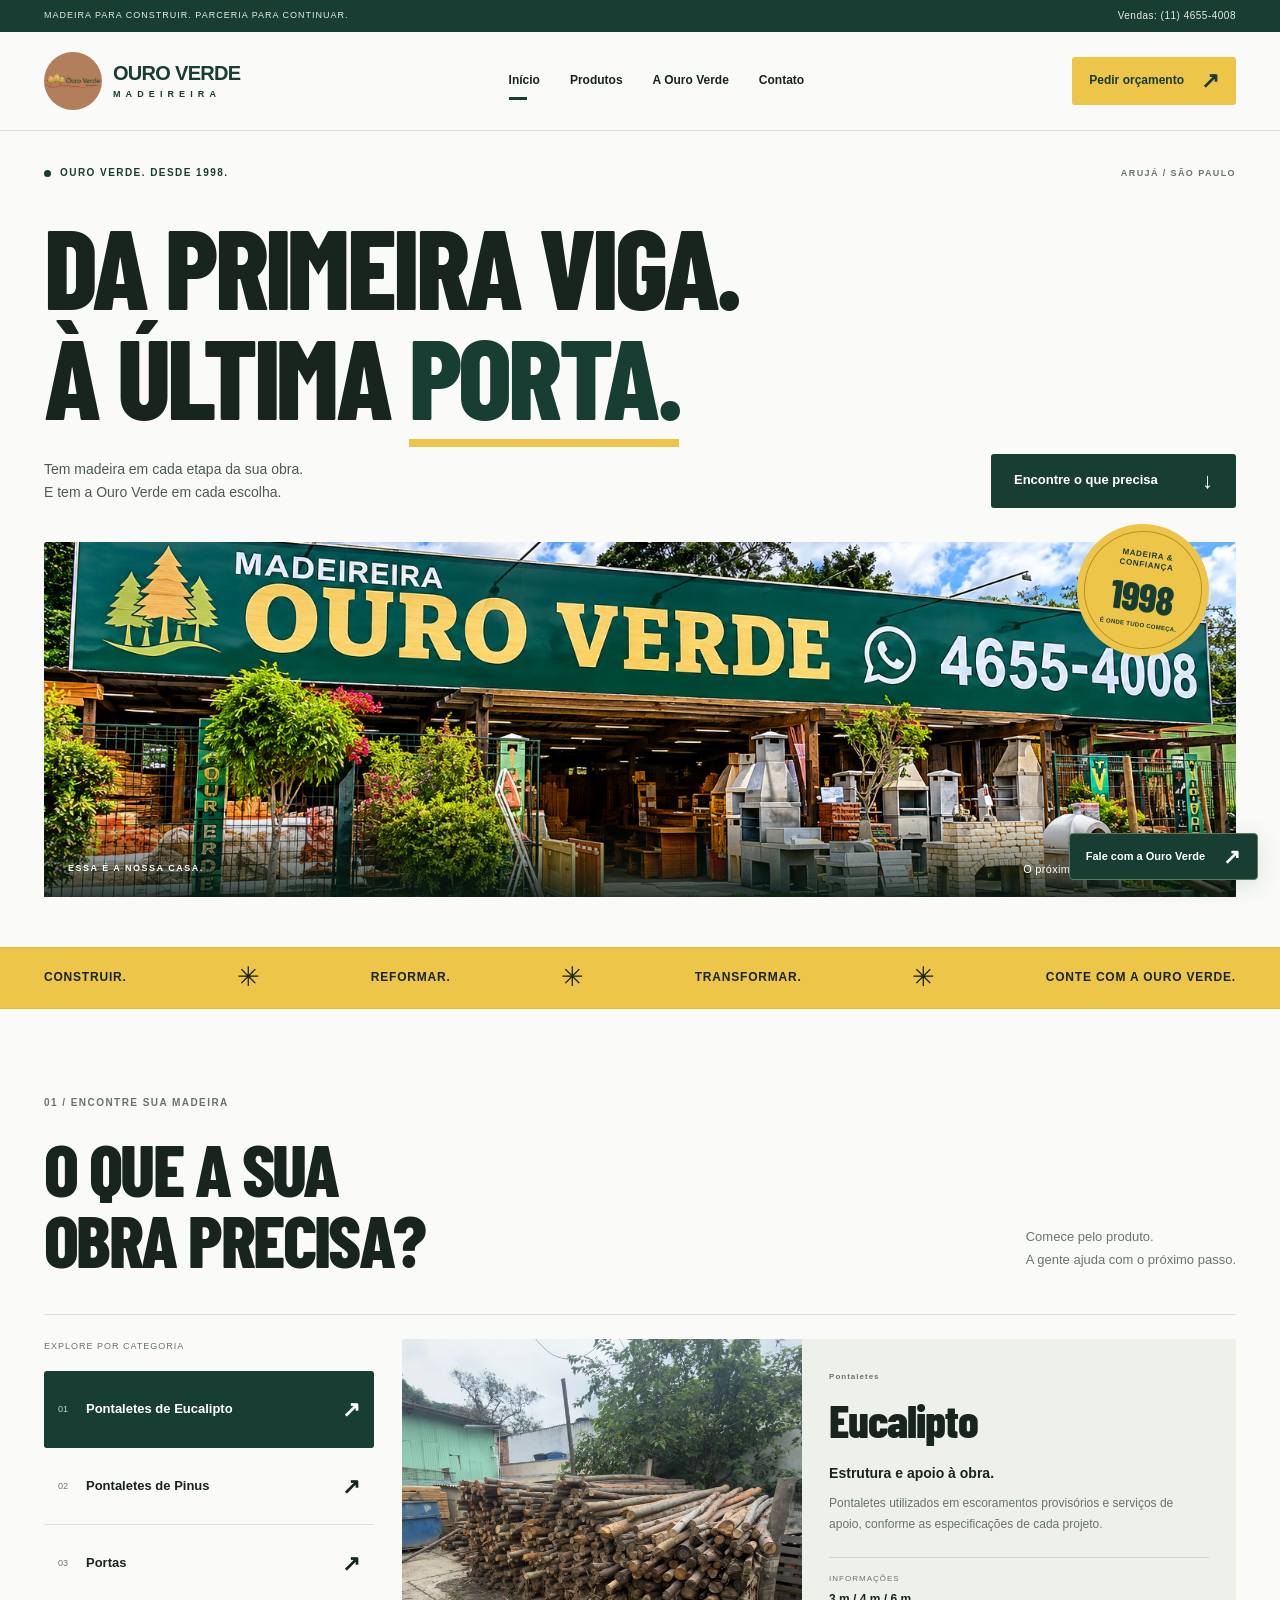
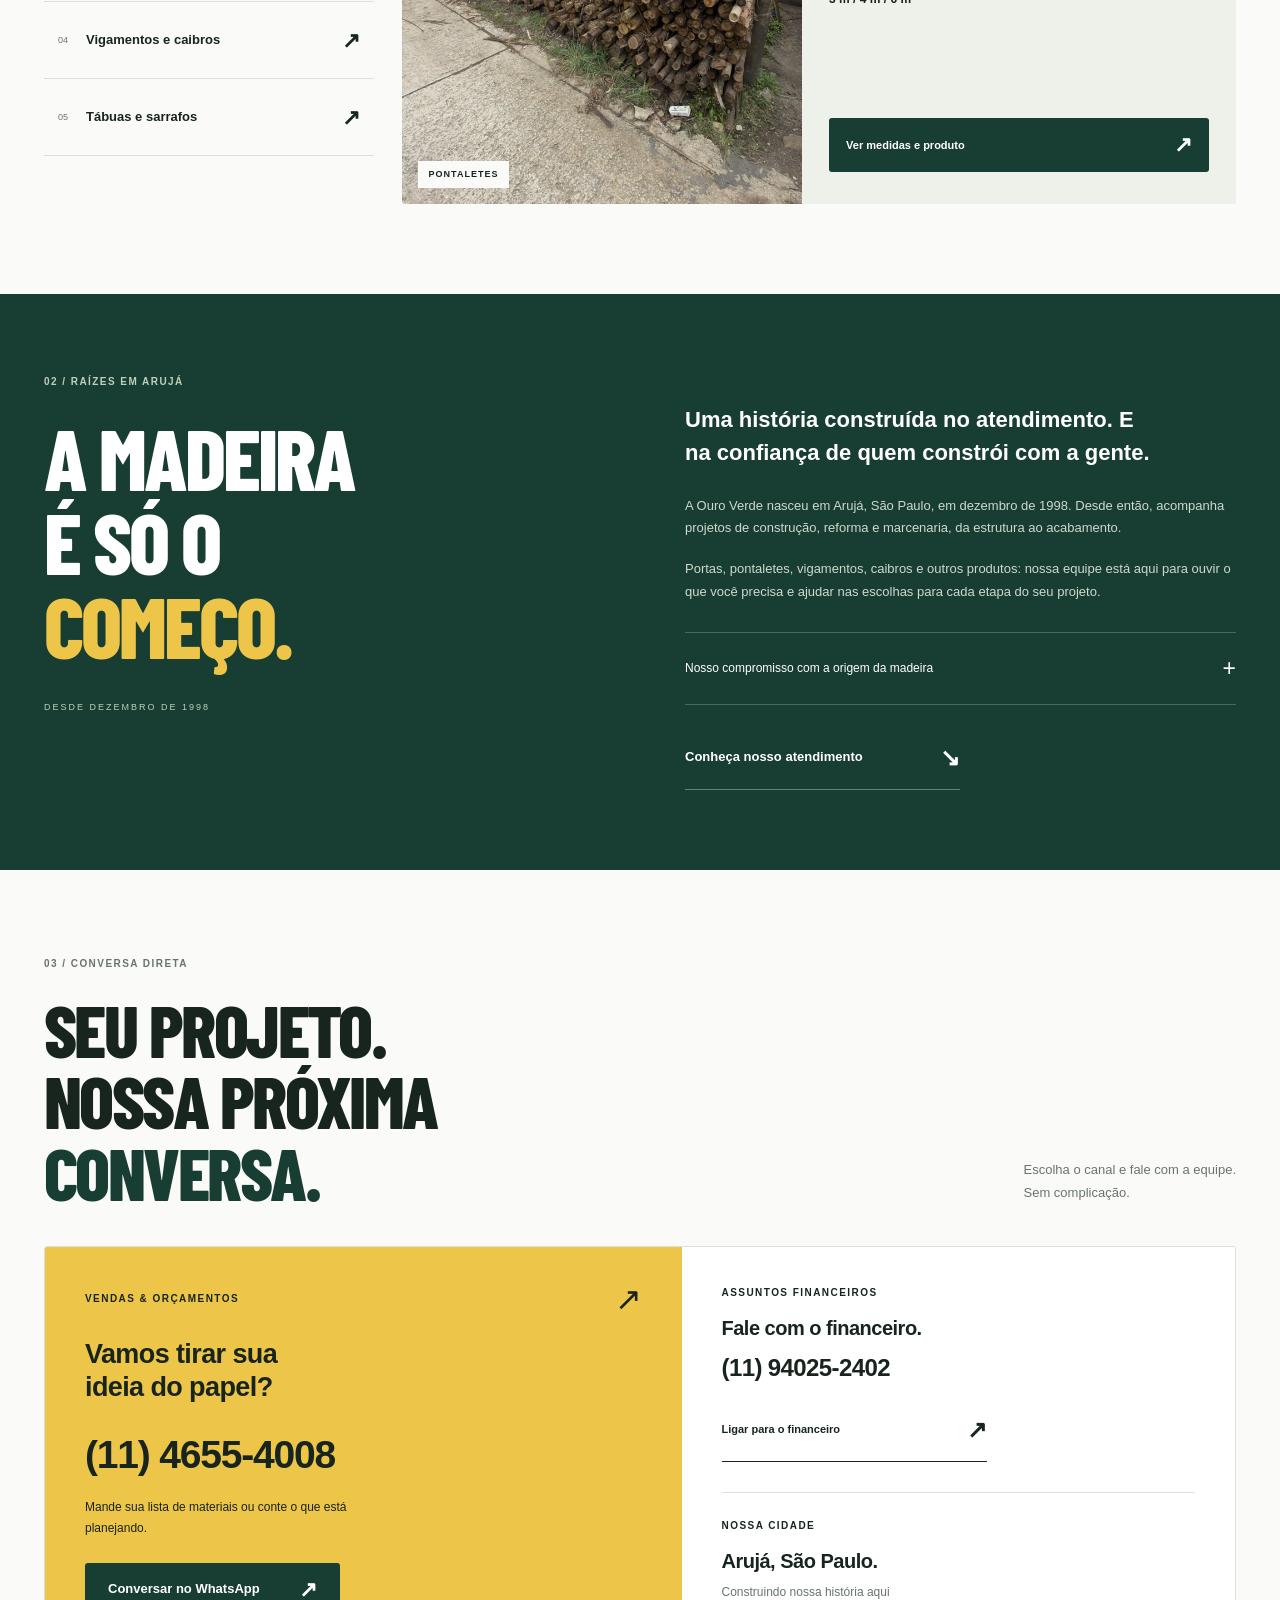
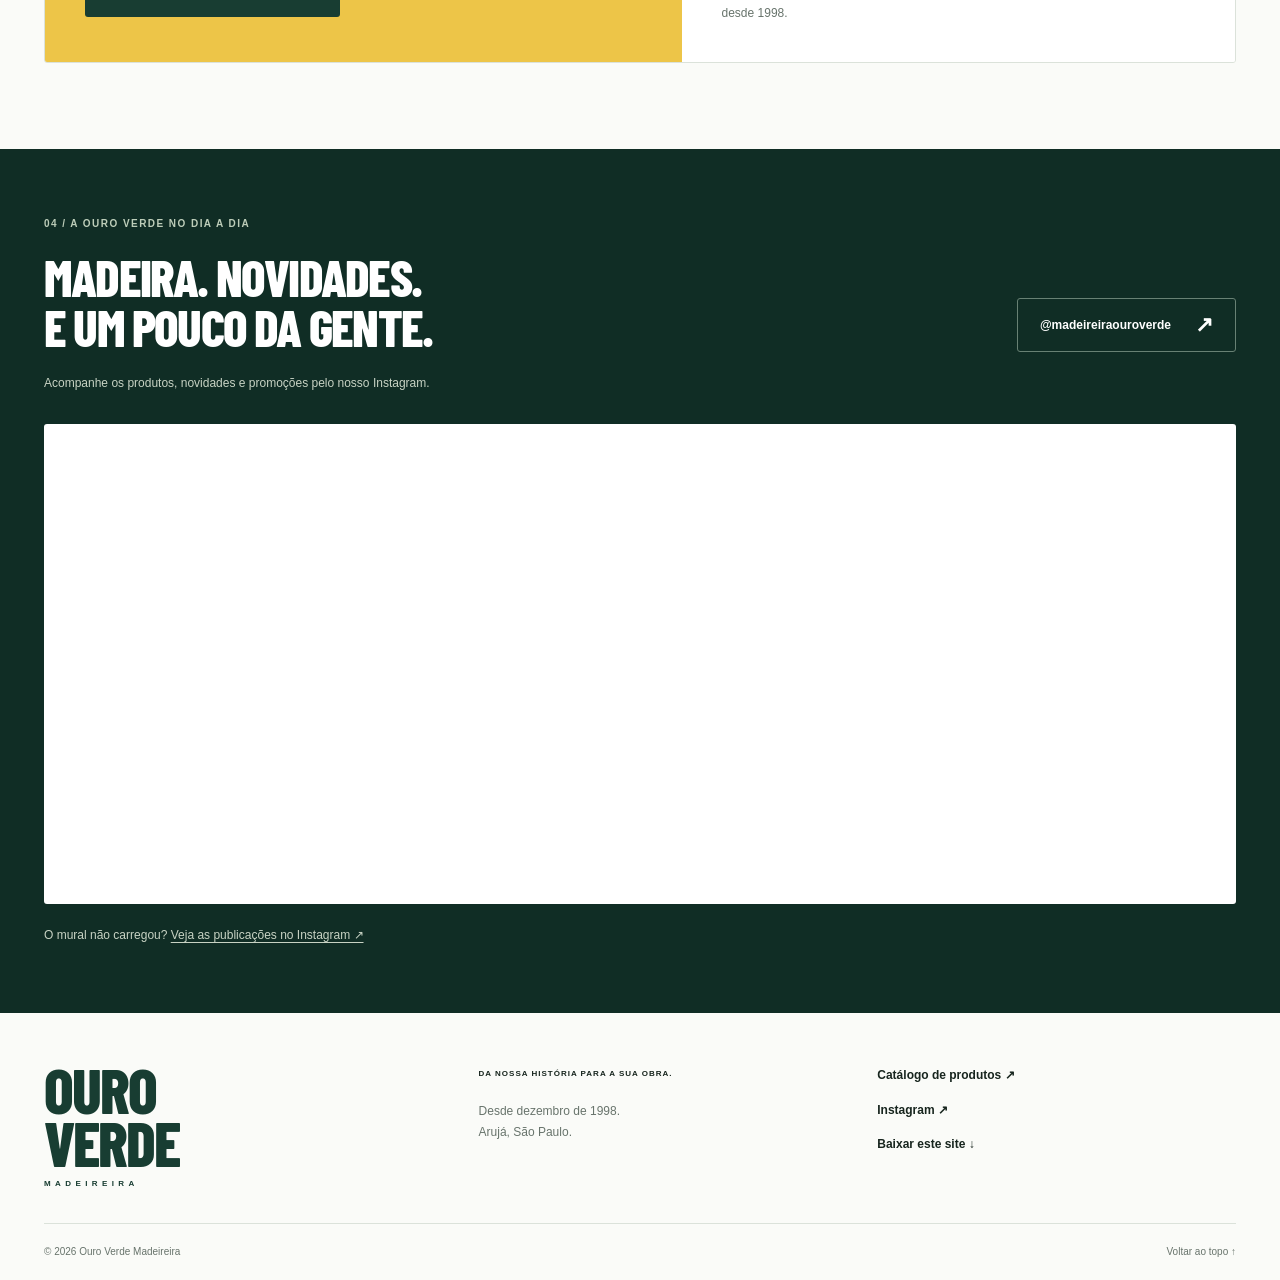
<file: ouro-verde/index.html>
<!doctype html>
<html lang="pt-BR"><head><meta charset="utf-8"><meta name="viewport" content="width=device-width,initial-scale=1"><meta name="theme-color" content="#183d32"><meta name="description" content="Ouro Verde Madeireira em Arujá, desde 1998. Conheça pontaletes, portas, vigamentos, caibros, tábuas e sarrafos. Fale com nossa equipe."><title>Madeira para cada etapa da sua obra | Madeireira Ouro Verde</title><link rel="stylesheet" href="style.css"><script src="app.js" defer></script></head><body><a class="skip" href="#conteudo">Pular para o conteúdo</a><div id="topo"></div><div class="utility"><div class="wrap"><span>MADEIRA PARA CONSTRUIR. PARCERIA PARA CONTINUAR.</span><a href="tel:+551146554008">Vendas: (11) 4655-4008</a></div></div><header class="site-header"><div class="wrap header-inner"><a class="brand" href="index.html" aria-label="Ouro Verde Madeireira, início"><img src="assets/logo.jpg" alt="" width="58" height="58"><span>OURO VERDE<small>MADEIREIRA</small></span></a><button class="menu-toggle" type="button" aria-controls="nav-menu" aria-expanded="false"><span>Menu</span><span class="menu-icon" aria-hidden="true">☰</span></button><nav id="nav-menu" aria-label="Menu principal"><a href="index.html" aria-current="page">Início</a><a href="index.html#produtos">Produtos</a><a href="index.html#sobre">A Ouro Verde</a><a href="index.html#contato">Contato</a></nav><a class="action header-quote" href="https://wa.me/551146554008?text=Ol%C3%A1%21%20Vim%20pelo%20site%20da%20Ouro%20Verde%20e%20gostaria%20de%20solicitar%20um%20or%C3%A7amento." target="_blank" rel="noopener noreferrer">Pedir orçamento<span aria-hidden="true">↗</span></a></div></header><main id="conteudo"><section class="opening wrap" aria-labelledby="opening-title"><div class="opening-label"><span class="kicker"><i aria-hidden="true"></i> OURO VERDE. DESDE 1998.</span><span class="location">ARUJÁ / SÃO PAULO</span></div><h1 id="opening-title">DA PRIMEIRA VIGA.<br>À ÚLTIMA <span>PORTA.</span></h1><div class="opening-bottom"><p>Tem madeira em cada etapa da sua obra.<br>E tem a Ouro Verde em cada escolha.</p><a class="action dark" href="#produtos">Encontre o que precisa <span aria-hidden="true">↓</span></a></div><figure class="storefront"><img src="assets/Madeireira Ouro Verde ao Sol (2).png" alt="Fachada da Madeireira Ouro Verde, em Arujá" fetchpriority="high" width="1536" height="1024"><figcaption><span>ESSA É A NOSSA CASA.</span><span>O próximo projeto pode ser o seu. ↗</span></figcaption><div class="history-seal" aria-label="Desde 1998"><span>MADEIRA &amp;<br>CONFIANÇA</span><strong>1998</strong><span>É ONDE TUDO COMEÇA.</span></div></figure></section><div class="promise-strip"><div class="wrap"><span>CONSTRUIR.</span><span aria-hidden="true">✳</span><span>REFORMAR.</span><span aria-hidden="true">✳</span><span>TRANSFORMAR.</span><span aria-hidden="true">✳</span><span>CONTE COM A OURO VERDE.</span></div></div><section class="selection wrap" id="produtos" aria-labelledby="products-title"><div class="section-heading"><div><span class="kicker">01 / ENCONTRE SUA MADEIRA</span><h2 id="products-title">O QUE A SUA<br>OBRA PRECISA?</h2></div><p>Comece pelo produto.<br>A gente ajuda com o próximo passo.</p></div><div class="product-explorer"><div class="product-list"><p class="list-label">EXPLORE POR CATEGORIA</p><button class="product-choice" type="button" data-product="eucalipto" aria-pressed="true" aria-controls="panel-eucalipto"><span class="choice-number">01</span><span>Pontaletes de Eucalipto</span><span aria-hidden="true">↗</span></button><button class="product-choice" type="button" data-product="pinus" aria-pressed="false" aria-controls="panel-pinus"><span class="choice-number">02</span><span>Pontaletes de Pinus</span><span aria-hidden="true">↗</span></button><button class="product-choice" type="button" data-product="portas" aria-pressed="false" aria-controls="panel-portas"><span class="choice-number">03</span><span>Portas</span><span aria-hidden="true">↗</span></button><button class="product-choice" type="button" data-product="vigamentos" aria-pressed="false" aria-controls="panel-vigamentos"><span class="choice-number">04</span><span>Vigamentos e caibros</span><span aria-hidden="true">↗</span></button><button class="product-choice" type="button" data-product="tabuas" aria-pressed="false" aria-controls="panel-tabuas"><span class="choice-number">05</span><span>Tábuas e sarrafos</span><span aria-hidden="true">↗</span></button></div><div class="product-panels"><article class="product-panel" id="panel-eucalipto" data-panel="eucalipto" aria-label="Eucalipto"><div class="product-visual"><img src="assets/pontaletes.jpg.jpeg" alt="Pontaletes de eucalipto disponíveis na Ouro Verde" loading="lazy"><span>Pontaletes</span></div><div class="product-copy"><span class="kicker">Pontaletes</span><h3>Eucalipto</h3><p class="product-tagline">Estrutura e apoio à obra.</p><p>Pontaletes utilizados em escoramentos provisórios e serviços de apoio, conforme as especificações de cada projeto.</p><div class="measure-note"><span>INFORMAÇÕES</span><strong>3 m / 4 m / 6 m</strong></div><a class="action dark" href="produtos.html">Ver medidas e produto<span aria-hidden="true">↗</span></a></div></article><article class="product-panel" id="panel-pinus" data-panel="pinus" hidden aria-label="Pinus"><div class="product-visual"><img src="assets/pontaletes-pinus.jpg.jpeg" alt="Pontaletes de pinus disponíveis na Ouro Verde" loading="lazy"><span>Pontaletes</span></div><div class="product-copy"><span class="kicker">Pontaletes</span><h3>Pinus</h3><p class="product-tagline">Três bitolas. Uma escolha para a sua obra.</p><p>Confira os pontaletes de pinus com 3 metros de comprimento e as opções de bitola disponíveis.</p><div class="measure-note"><span>INFORMAÇÕES</span><strong>6 × 6 / 7 × 3 / 7 × 7 cm</strong></div><a class="action dark" href="pinus.html">Ver medidas e produto<span aria-hidden="true">↗</span></a></div></article><article class="product-panel" id="panel-portas" data-panel="portas" hidden aria-label="Portas"><div class="product-visual"><img src="assets/porta-lisa.jpg" alt="Porta de madeira do acervo da Ouro Verde" loading="lazy"><span>Acabamento</span></div><div class="product-copy"><span class="kicker">Acabamento</span><h3>Portas</h3><p class="product-tagline">O acabamento também faz parte da obra.</p><p>Texturas de madeira e diferentes modelos para compor o seu ambiente. Converse com a equipe sobre as opções disponíveis.</p><div class="measure-note"><span>INFORMAÇÕES</span><strong>Consulte modelos e disponibilidade</strong></div><a class="action dark" href="https://wa.me/551146554008?text=Ol%C3%A1%21%20Gostaria%20de%20conhecer%20os%20modelos%20de%20portas%20da%20Ouro%20Verde." target="_blank" rel="noopener noreferrer">Consultar modelos<span aria-hidden="true">↗</span></a></div></article><article class="product-panel" id="panel-vigamentos" data-panel="vigamentos" hidden aria-label="Vigamentos e caibros"><div class="product-visual"><img src="assets/Madeireira Ouro Verde ao Sol (2).png" alt="Fachada da loja Ouro Verde Madeireira" loading="lazy"><span>Estrutura</span></div><div class="product-copy"><span class="kicker">Estrutura</span><h3>Vigamentos e caibros</h3><p class="product-tagline">Da estrutura ao seu projeto.</p><p>Fale com nossa equipe sobre vigamentos e caibros. Envie as medidas do seu projeto para consultar as opções.</p><div class="measure-note"><span>INFORMAÇÕES</span><strong>Medidas e disponibilidade sob consulta</strong></div><a class="action dark" href="https://wa.me/551146554008?text=Ol%C3%A1%21%20Gostaria%20de%20solicitar%20um%20or%C3%A7amento%20de%20vigamentos%20e%20caibros." target="_blank" rel="noopener noreferrer">Consultar a equipe<span aria-hidden="true">↗</span></a></div></article><article class="product-panel" id="panel-tabuas" data-panel="tabuas" hidden aria-label="Tábuas e sarrafos"><div class="product-visual"><img src="assets/Madeireira Ouro Verde ao Sol (2).png" alt="Loja Ouro Verde Madeireira em Arujá" loading="lazy"><span>Construção e marcenaria</span></div><div class="product-copy"><span class="kicker">Construção e marcenaria</span><h3>Tábuas e sarrafos</h3><p class="product-tagline">Madeira para seguir construindo.</p><p>Conte para a nossa equipe o que você precisa para sua construção, reforma ou trabalho de marcenaria.</p><div class="measure-note"><span>INFORMAÇÕES</span><strong>Medidas e disponibilidade sob consulta</strong></div><a class="action dark" href="https://wa.me/551146554008?text=Ol%C3%A1%21%20Gostaria%20de%20solicitar%20um%20or%C3%A7amento%20de%20t%C3%A1buas%20e%20sarrafos." target="_blank" rel="noopener noreferrer">Consultar a equipe<span aria-hidden="true">↗</span></a></div></article></div></div></section><section class="story" id="sobre"><div class="wrap story-grid"><div class="story-title"><span class="kicker">02 / RAÍZES EM ARUJÁ</span><h2>A MADEIRA<br>É SÓ O<br><span>COMEÇO.</span></h2><span class="story-date">DESDE DEZEMBRO DE 1998</span></div><div class="story-text"><p class="story-lead">Uma história construída no atendimento. E na confiança de quem constrói com a gente.</p><p>A Ouro Verde nasceu em Arujá, São Paulo, em dezembro de 1998. Desde então, acompanha projetos de construção, reforma e marcenaria, da estrutura ao acabamento.</p><p>Portas, pontaletes, vigamentos, caibros e outros produtos: nossa equipe está aqui para ouvir o que você precisa e ajudar nas escolhas para cada etapa do seu projeto.</p><details class="story-detail"><summary>Nosso compromisso com a origem da madeira <span aria-hidden="true">+</span></summary><p>Valorizamos a procedência responsável dos nossos produtos, o respeito aos recursos naturais e uma construção mais consciente. Consulte nossa equipe sobre a origem e a documentação dos produtos.</p></details><a class="inline-link" href="#contato">Conheça nosso atendimento <span aria-hidden="true">↘</span></a></div></div></section><section class="contact wrap" id="contato"><div class="section-heading"><div><span class="kicker">03 / CONVERSA DIRETA</span><h2>SEU PROJETO.<br>NOSSA PRÓXIMA<br><span>CONVERSA.</span></h2></div><p>Escolha o canal e fale com a equipe.<br>Sem complicação.</p></div><div class="contact-layout"><div class="sales-contact"><div class="contact-top"><span class="kicker">VENDAS &amp; ORÇAMENTOS</span><span aria-hidden="true">↗</span></div><h3>Vamos tirar sua<br>ideia do papel?</h3><a class="phone-number" href="tel:+551146554008">(11) 4655-4008</a><p>Mande sua lista de materiais ou conte o que está planejando.</p><a class="action dark" href="https://wa.me/551146554008?text=Ol%C3%A1%21%20Vim%20pelo%20site%20da%20Ouro%20Verde%20e%20gostaria%20de%20solicitar%20um%20or%C3%A7amento." target="_blank" rel="noopener noreferrer">Conversar no WhatsApp<span aria-hidden="true">↗</span></a></div><div class="contact-other"><div><span class="kicker">ASSUNTOS FINANCEIROS</span><h3>Fale com o financeiro.</h3><a class="other-phone" href="tel:+5511940252402">(11) 94025-2402</a><a class="inline-link" href="tel:+5511940252402">Ligar para o financeiro <span aria-hidden="true">↗</span></a></div><div class="contact-location"><span class="kicker">NOSSA CIDADE</span><h3>Arujá, São Paulo.</h3><p>Construindo nossa história aqui<br>desde 1998.</p></div></div></div></section><section class="social"><div class="wrap"><div class="social-heading"><div><span class="kicker">04 / A OURO VERDE NO DIA A DIA</span><h2>MADEIRA. NOVIDADES.<br>E UM POUCO DA GENTE.</h2></div><a class="action outline" href="https://www.instagram.com/madeireiraouroverde/" target="_blank" rel="noopener noreferrer">@madeireiraouroverde<span aria-hidden="true">↗</span></a></div><p>Acompanhe os produtos, novidades e promoções pelo nosso Instagram.</p><div class="instagram-frame"><iframe src="https://6a8efe5456164a4699a4cbe33c20ae2b.elf.site/" title="Mural do Instagram da Ouro Verde Madeireira" loading="lazy" referrerpolicy="strict-origin-when-cross-origin"></iframe></div><p class="social-fallback">O mural não carregou? <a href="https://www.instagram.com/madeireiraouroverde/" target="_blank" rel="noopener noreferrer">Veja as publicações no Instagram ↗</a></p></div></section></main><footer class="site-footer"><div class="wrap footer-top"><a class="footer-brand" href="index.html">OURO<br>VERDE<span>MADEIREIRA</span></a><div><span class="kicker">DA NOSSA HISTÓRIA PARA A SUA OBRA.</span><p>Desde dezembro de 1998.<br>Arujá, São Paulo.</p></div><div class="footer-links"><a href="produtos.html">Catálogo de produtos ↗</a><a href="https://www.instagram.com/madeireiraouroverde/" target="_blank" rel="noopener noreferrer">Instagram ↗</a><a href="baixar.html">Baixar este site ↓</a></div></div><div class="wrap footer-bottom"><span>© <span data-year>2026</span> Ouro Verde Madeireira</span><a href="#topo">Voltar ao topo ↑</a></div></footer><a class="whatsapp-float" href="https://wa.me/551146554008" target="_blank" rel="noopener noreferrer">Fale com a Ouro Verde<span aria-hidden="true">↗</span></a><noscript><style>.menu-toggle{display:none}@media(max-width:800px){#nav-menu{display:flex;position:static;flex-wrap:wrap;width:100%}.header-inner{flex-wrap:wrap}}[data-panel][hidden]{display:block!important}</style></noscript></body></html>
</file>
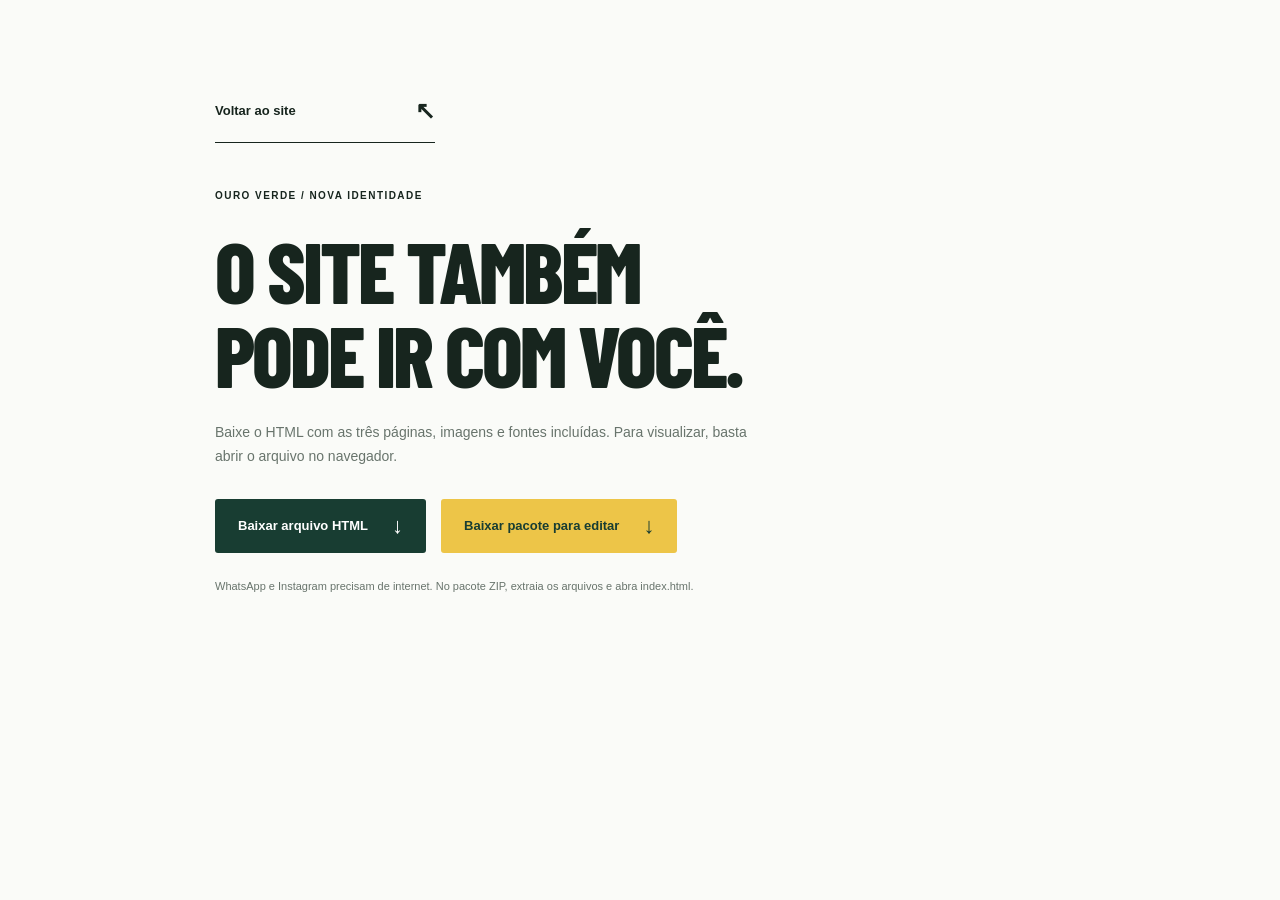
<file: ouro-verde/baixar.html>
<!doctype html><html lang="pt-BR"><head><meta charset="utf-8"><meta name="viewport" content="width=device-width,initial-scale=1"><meta name="theme-color" content="#183d32"><title>Baixar o site | Ouro Verde Madeireira</title><link rel="stylesheet" href="style.css"></head><body><main class="wrap download-main"><a class="inline-link" href="index.html" style="max-width:220px">Voltar ao site <span aria-hidden="true">↖</span></a><span class="kicker" style="margin-top:45px">OURO VERDE / NOVA IDENTIDADE</span><h1>O SITE TAMBÉM<br>PODE IR COM VOCÊ.</h1><p>Baixe o HTML com as três páginas, imagens e fontes incluídas. Para visualizar, basta abrir o arquivo no navegador.</p><div class="download-options"><a class="action dark" href="ouro-verde.html" download="ouro-verde.html">Baixar arquivo HTML <span aria-hidden="true">↓</span></a><a class="action" href="ouro-verde-completo.zip" download="ouro-verde-completo.zip">Baixar pacote para editar <span aria-hidden="true">↓</span></a></div><small>WhatsApp e Instagram precisam de internet. No pacote ZIP, extraia os arquivos e abra index.html.</small></main></body></html>
</file>
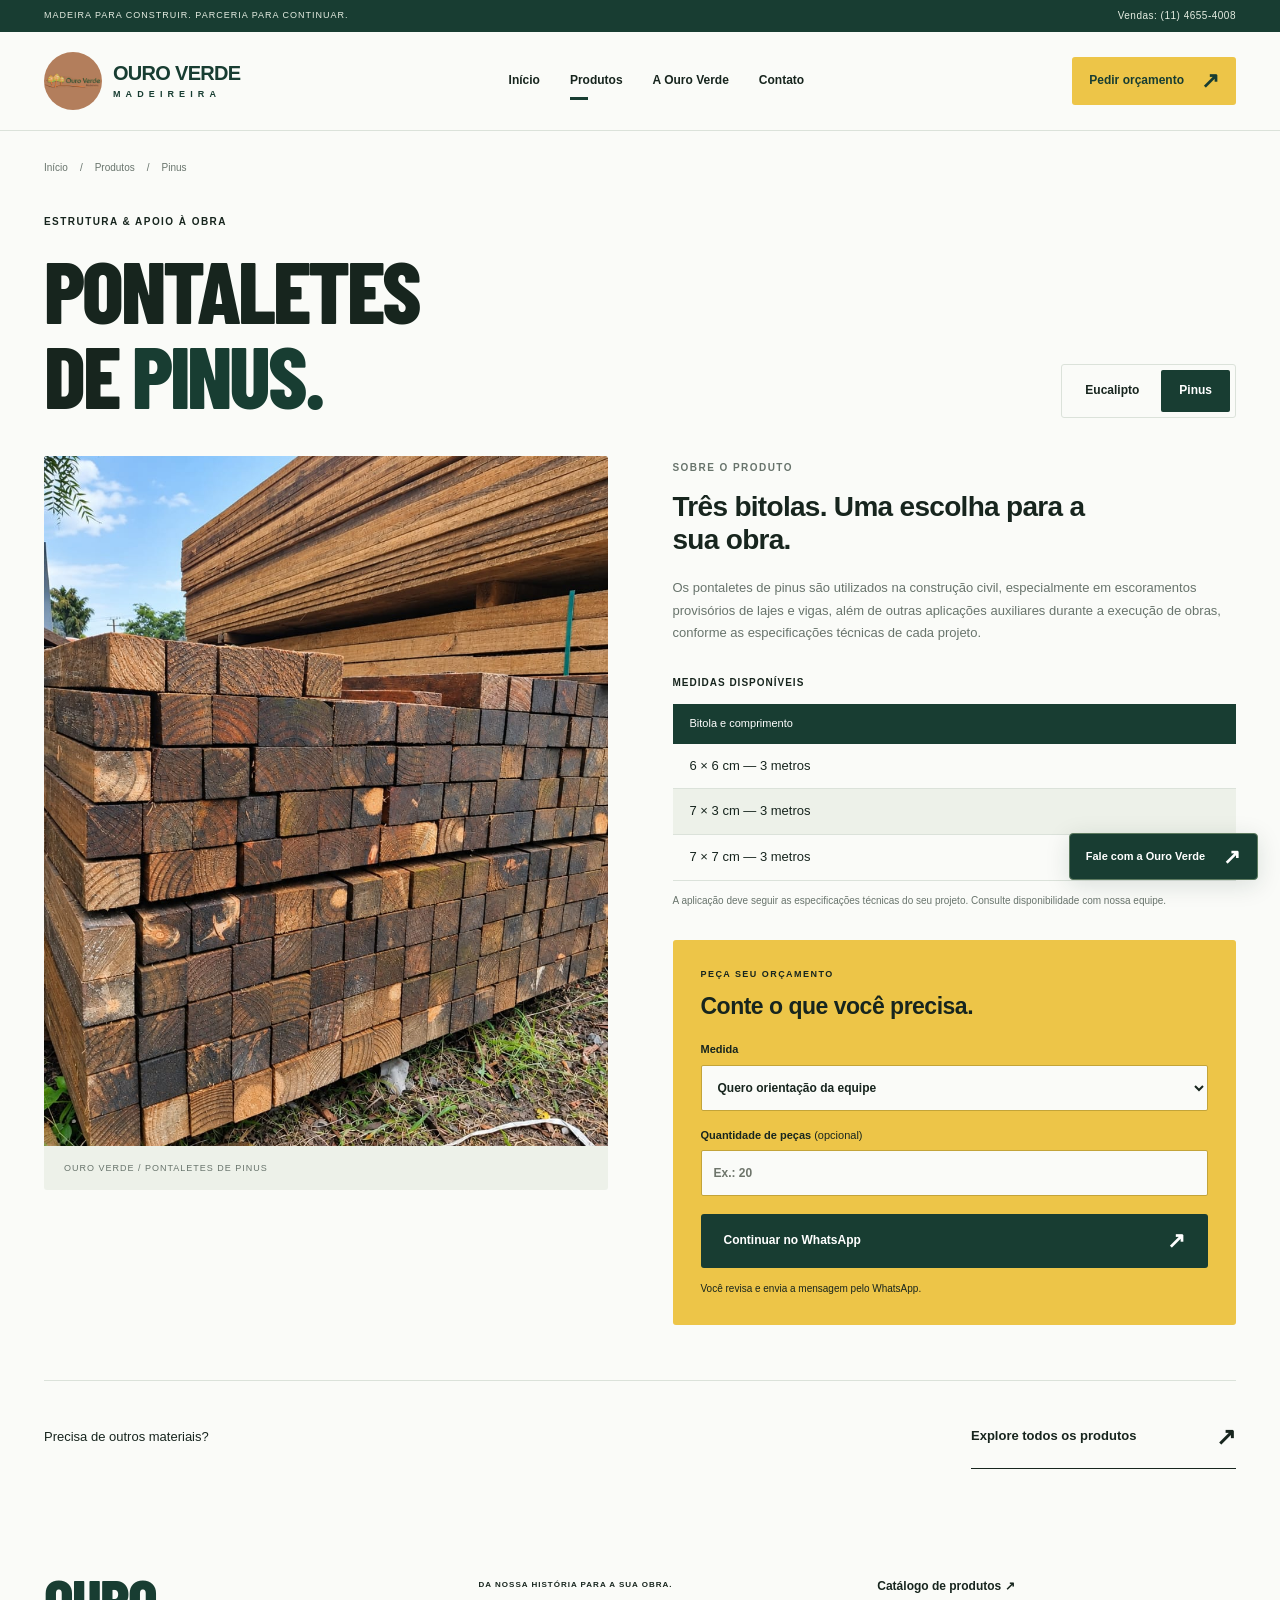
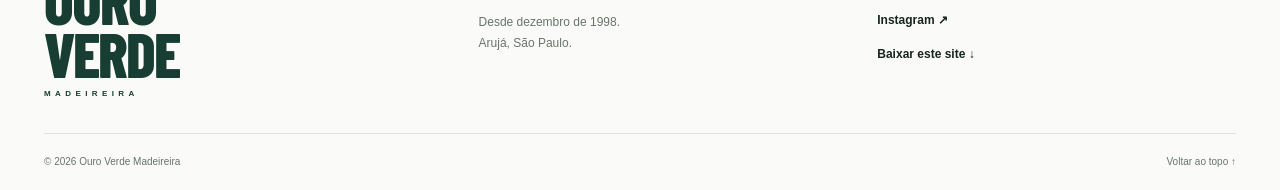
<file: ouro-verde/pinus.html>
<!doctype html>
<html lang="pt-BR"><head><meta charset="utf-8"><meta name="viewport" content="width=device-width,initial-scale=1"><meta name="theme-color" content="#183d32"><meta name="description" content="Conheça os pontaletes de pinus da Ouro Verde Madeireira. Confira as medidas e solicite seu orçamento."><title>Pontaletes de Pinus | Madeireira Ouro Verde</title><link rel="stylesheet" href="style.css"><script src="app.js" defer></script></head><body><a class="skip" href="#conteudo">Pular para o conteúdo</a><div id="topo"></div><div class="utility"><div class="wrap"><span>MADEIRA PARA CONSTRUIR. PARCERIA PARA CONTINUAR.</span><a href="tel:+551146554008">Vendas: (11) 4655-4008</a></div></div><header class="site-header"><div class="wrap header-inner"><a class="brand" href="index.html" aria-label="Ouro Verde Madeireira, início"><img src="assets/logo.jpg" alt="" width="58" height="58"><span>OURO VERDE<small>MADEIREIRA</small></span></a><button class="menu-toggle" type="button" aria-controls="nav-menu" aria-expanded="false"><span>Menu</span><span class="menu-icon" aria-hidden="true">☰</span></button><nav id="nav-menu" aria-label="Menu principal"><a href="index.html">Início</a><a href="index.html#produtos" aria-current="page">Produtos</a><a href="index.html#sobre">A Ouro Verde</a><a href="index.html#contato">Contato</a></nav><a class="action header-quote" href="https://wa.me/551146554008?text=Ol%C3%A1%21%20Vim%20pelo%20site%20da%20Ouro%20Verde%20e%20gostaria%20de%20solicitar%20um%20or%C3%A7amento." target="_blank" rel="noopener noreferrer">Pedir orçamento<span aria-hidden="true">↗</span></a></div></header><main id="conteudo" class="detail-page wrap"><nav class="breadcrumb" aria-label="Localização"><a href="index.html">Início</a><span aria-hidden="true">/</span><a href="index.html#produtos">Produtos</a><span aria-hidden="true">/</span><span>Pinus</span></nav><div class="detail-heading"><div><span class="kicker">ESTRUTURA &amp; APOIO À OBRA</span><h1>PONTALETES<br>DE <span>PINUS.</span></h1></div><div class="wood-switch" aria-label="Tipo de pontalete"><a href="produtos.html">Eucalipto</a><a href="pinus.html" aria-current="page">Pinus</a></div></div><div class="detail-grid"><figure class="detail-image"><img src="assets/pontaletes-pinus.jpg.jpeg" alt="Pontaletes de pinus disponíveis na Ouro Verde" width="720" height="1280" fetchpriority="high"><figcaption>OURO VERDE / PONTALETES DE PINUS</figcaption></figure><div class="detail-info"><span class="kicker">SOBRE O PRODUTO</span><h2>Três bitolas. Uma escolha para a sua obra.</h2><p>Os pontaletes de pinus são utilizados na construção civil, especialmente em escoramentos provisórios de lajes e vigas, além de outras aplicações auxiliares durante a execução de obras, conforme as especificações técnicas de cada projeto.</p><div class="specs"><h3>MEDIDAS DISPONÍVEIS</h3><table><caption class="sr-only">Medidas dos pontaletes de Pinus</caption><thead><tr><th scope="col">Bitola e comprimento</th></tr></thead><tbody><tr><td>6 × 6 cm — 3 metros</td></tr><tr><td>7 × 3 cm — 3 metros</td></tr><tr><td>7 × 7 cm — 3 metros</td></tr></tbody></table></div><p class="technical-note">A aplicação deve seguir as especificações técnicas do seu projeto. Consulte disponibilidade com nossa equipe.</p><div class="quote-box"><span class="kicker">PEÇA SEU ORÇAMENTO</span><h3>Conte o que você precisa.</h3><form data-quote-form data-wood="pinus"><label for="measure">Medida<select id="measure" name="measure"><option value="">Quero orientação da equipe</option><option>6 × 6 cm — 3 metros</option><option>7 × 3 cm — 3 metros</option><option>7 × 7 cm — 3 metros</option></select></label><label for="quantity">Quantidade de peças <span>(opcional)</span><input id="quantity" name="quantity" type="number" min="1" step="1" inputmode="numeric" placeholder="Ex.: 20"></label><button class="action dark" type="submit">Continuar no WhatsApp <span aria-hidden="true">↗</span></button><p class="form-note">Você revisa e envia a mensagem pelo WhatsApp.</p><p class="form-error" role="alert" hidden></p></form><noscript><a class="inline-link" href="https://wa.me/551146554008?text=Ol%C3%A1%21%20Gostaria%20de%20solicitar%20um%20or%C3%A7amento%20de%20pontaletes%20de%20pinus." target="_blank" rel="noopener noreferrer">Solicitar orçamento<span aria-hidden="true">↗</span></a></noscript></div></div></div><div class="detail-next"><span>Precisa de outros materiais?</span><a class="inline-link" href="index.html#produtos">Explore todos os produtos <span aria-hidden="true">↗</span></a></div></main><footer class="site-footer"><div class="wrap footer-top"><a class="footer-brand" href="index.html">OURO<br>VERDE<span>MADEIREIRA</span></a><div><span class="kicker">DA NOSSA HISTÓRIA PARA A SUA OBRA.</span><p>Desde dezembro de 1998.<br>Arujá, São Paulo.</p></div><div class="footer-links"><a href="produtos.html">Catálogo de produtos ↗</a><a href="https://www.instagram.com/madeireiraouroverde/" target="_blank" rel="noopener noreferrer">Instagram ↗</a><a href="baixar.html">Baixar este site ↓</a></div></div><div class="wrap footer-bottom"><span>© <span data-year>2026</span> Ouro Verde Madeireira</span><a href="#topo">Voltar ao topo ↑</a></div></footer><a class="whatsapp-float" href="https://wa.me/551146554008" target="_blank" rel="noopener noreferrer">Fale com a Ouro Verde<span aria-hidden="true">↗</span></a><noscript><style>.menu-toggle{display:none}@media(max-width:800px){#nav-menu{display:flex;position:static;flex-wrap:wrap;width:100%}.header-inner{flex-wrap:wrap}}[data-panel][hidden]{display:block!important}</style></noscript></body></html>
</file>
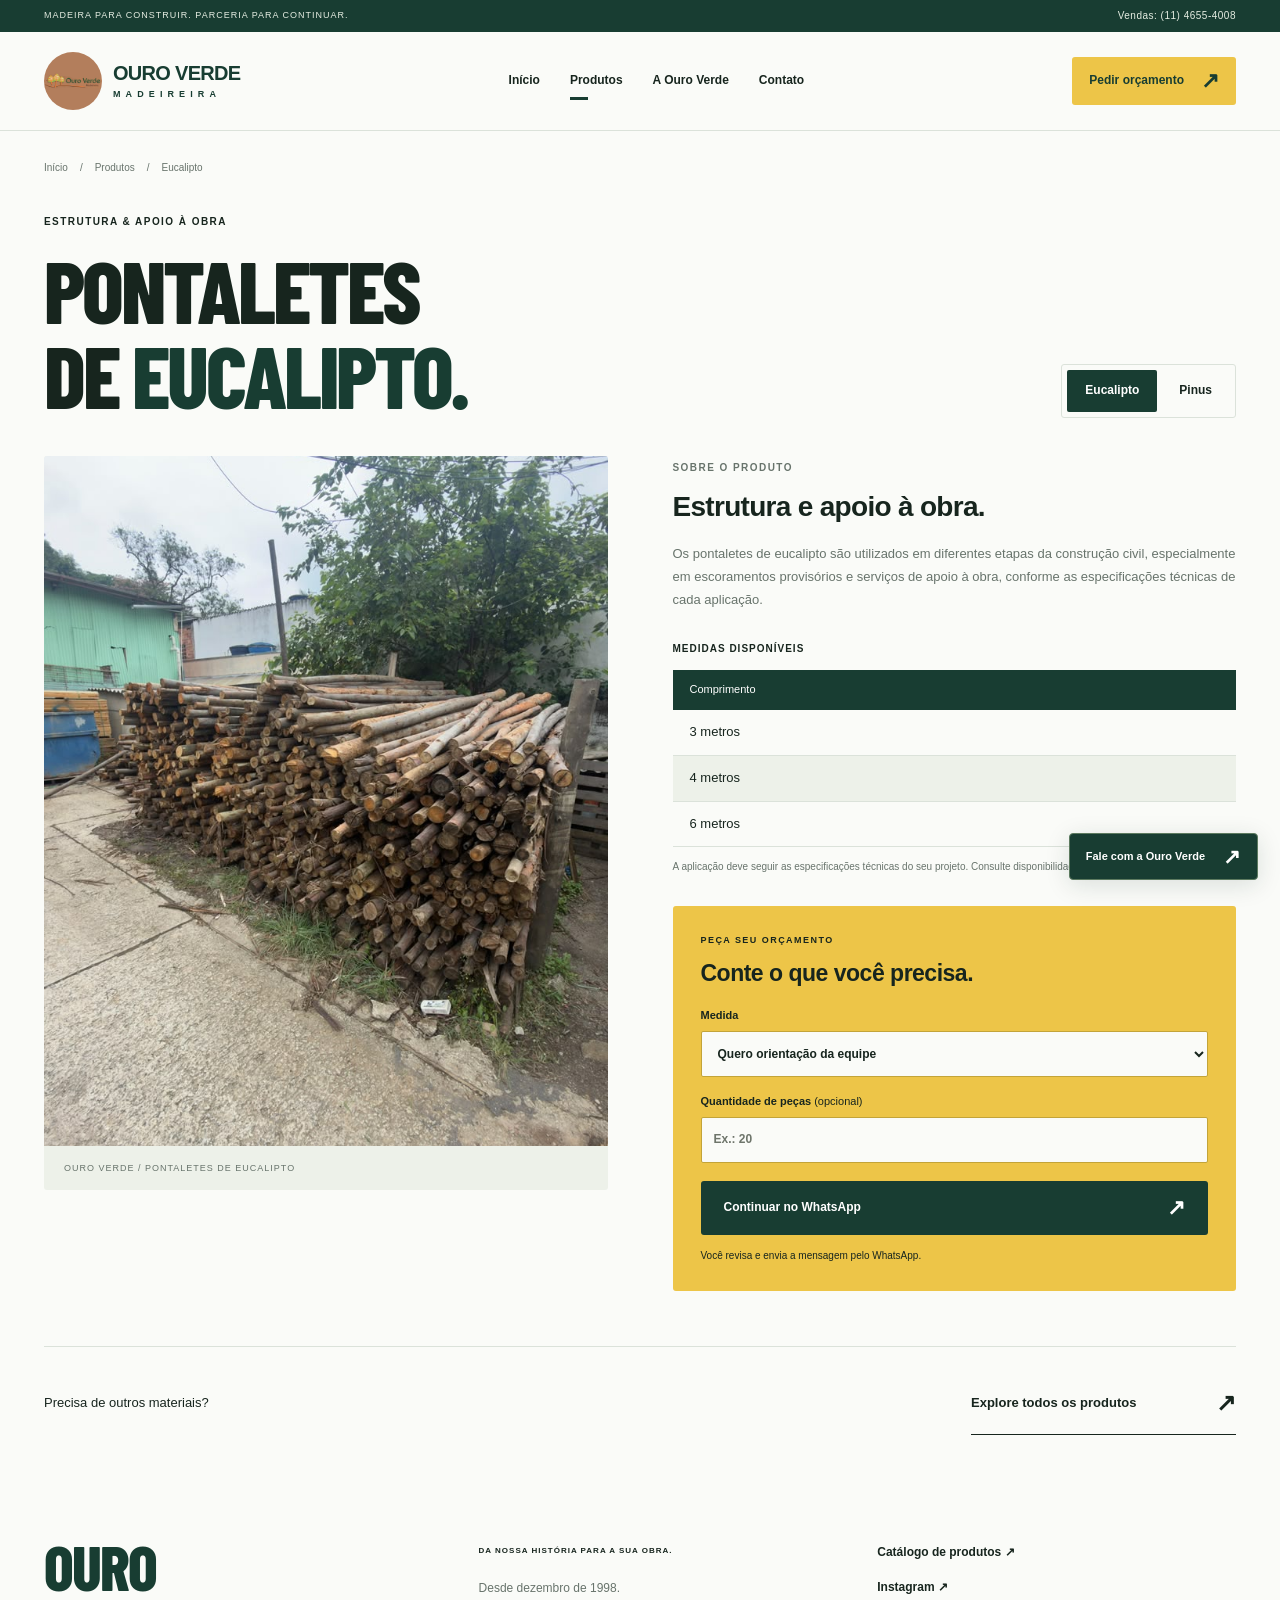
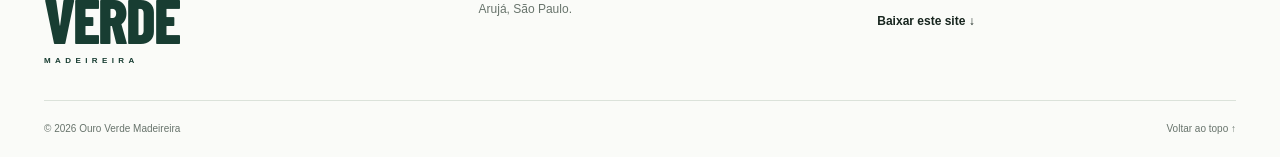
<file: ouro-verde/produtos.html>
<!doctype html>
<html lang="pt-BR"><head><meta charset="utf-8"><meta name="viewport" content="width=device-width,initial-scale=1"><meta name="theme-color" content="#183d32"><meta name="description" content="Conheça os pontaletes de eucalipto da Ouro Verde Madeireira. Confira as medidas e solicite seu orçamento."><title>Pontaletes de Eucalipto | Madeireira Ouro Verde</title><link rel="stylesheet" href="style.css"><script src="app.js" defer></script></head><body><a class="skip" href="#conteudo">Pular para o conteúdo</a><div id="topo"></div><div class="utility"><div class="wrap"><span>MADEIRA PARA CONSTRUIR. PARCERIA PARA CONTINUAR.</span><a href="tel:+551146554008">Vendas: (11) 4655-4008</a></div></div><header class="site-header"><div class="wrap header-inner"><a class="brand" href="index.html" aria-label="Ouro Verde Madeireira, início"><img src="assets/logo.jpg" alt="" width="58" height="58"><span>OURO VERDE<small>MADEIREIRA</small></span></a><button class="menu-toggle" type="button" aria-controls="nav-menu" aria-expanded="false"><span>Menu</span><span class="menu-icon" aria-hidden="true">☰</span></button><nav id="nav-menu" aria-label="Menu principal"><a href="index.html">Início</a><a href="index.html#produtos" aria-current="page">Produtos</a><a href="index.html#sobre">A Ouro Verde</a><a href="index.html#contato">Contato</a></nav><a class="action header-quote" href="https://wa.me/551146554008?text=Ol%C3%A1%21%20Vim%20pelo%20site%20da%20Ouro%20Verde%20e%20gostaria%20de%20solicitar%20um%20or%C3%A7amento." target="_blank" rel="noopener noreferrer">Pedir orçamento<span aria-hidden="true">↗</span></a></div></header><main id="conteudo" class="detail-page wrap"><nav class="breadcrumb" aria-label="Localização"><a href="index.html">Início</a><span aria-hidden="true">/</span><a href="index.html#produtos">Produtos</a><span aria-hidden="true">/</span><span>Eucalipto</span></nav><div class="detail-heading"><div><span class="kicker">ESTRUTURA &amp; APOIO À OBRA</span><h1>PONTALETES<br>DE <span>EUCALIPTO.</span></h1></div><div class="wood-switch" aria-label="Tipo de pontalete"><a href="produtos.html" aria-current="page">Eucalipto</a><a href="pinus.html">Pinus</a></div></div><div class="detail-grid"><figure class="detail-image"><img src="assets/pontaletes.jpg.jpeg" alt="Pontaletes de eucalipto disponíveis na Ouro Verde" width="720" height="1280" fetchpriority="high"><figcaption>OURO VERDE / PONTALETES DE EUCALIPTO</figcaption></figure><div class="detail-info"><span class="kicker">SOBRE O PRODUTO</span><h2>Estrutura e apoio à obra.</h2><p>Os pontaletes de eucalipto são utilizados em diferentes etapas da construção civil, especialmente em escoramentos provisórios e serviços de apoio à obra, conforme as especificações técnicas de cada aplicação.</p><div class="specs"><h3>MEDIDAS DISPONÍVEIS</h3><table><caption class="sr-only">Medidas dos pontaletes de Eucalipto</caption><thead><tr><th scope="col">Comprimento</th></tr></thead><tbody><tr><td>3 metros</td></tr><tr><td>4 metros</td></tr><tr><td>6 metros</td></tr></tbody></table></div><p class="technical-note">A aplicação deve seguir as especificações técnicas do seu projeto. Consulte disponibilidade com nossa equipe.</p><div class="quote-box"><span class="kicker">PEÇA SEU ORÇAMENTO</span><h3>Conte o que você precisa.</h3><form data-quote-form data-wood="eucalipto"><label for="measure">Medida<select id="measure" name="measure"><option value="">Quero orientação da equipe</option><option>3 metros</option><option>4 metros</option><option>6 metros</option></select></label><label for="quantity">Quantidade de peças <span>(opcional)</span><input id="quantity" name="quantity" type="number" min="1" step="1" inputmode="numeric" placeholder="Ex.: 20"></label><button class="action dark" type="submit">Continuar no WhatsApp <span aria-hidden="true">↗</span></button><p class="form-note">Você revisa e envia a mensagem pelo WhatsApp.</p><p class="form-error" role="alert" hidden></p></form><noscript><a class="inline-link" href="https://wa.me/551146554008?text=Ol%C3%A1%21%20Gostaria%20de%20solicitar%20um%20or%C3%A7amento%20de%20pontaletes%20de%20eucalipto." target="_blank" rel="noopener noreferrer">Solicitar orçamento<span aria-hidden="true">↗</span></a></noscript></div></div></div><div class="detail-next"><span>Precisa de outros materiais?</span><a class="inline-link" href="index.html#produtos">Explore todos os produtos <span aria-hidden="true">↗</span></a></div></main><footer class="site-footer"><div class="wrap footer-top"><a class="footer-brand" href="index.html">OURO<br>VERDE<span>MADEIREIRA</span></a><div><span class="kicker">DA NOSSA HISTÓRIA PARA A SUA OBRA.</span><p>Desde dezembro de 1998.<br>Arujá, São Paulo.</p></div><div class="footer-links"><a href="produtos.html">Catálogo de produtos ↗</a><a href="https://www.instagram.com/madeireiraouroverde/" target="_blank" rel="noopener noreferrer">Instagram ↗</a><a href="baixar.html">Baixar este site ↓</a></div></div><div class="wrap footer-bottom"><span>© <span data-year>2026</span> Ouro Verde Madeireira</span><a href="#topo">Voltar ao topo ↑</a></div></footer><a class="whatsapp-float" href="https://wa.me/551146554008" target="_blank" rel="noopener noreferrer">Fale com a Ouro Verde<span aria-hidden="true">↗</span></a><noscript><style>.menu-toggle{display:none}@media(max-width:800px){#nav-menu{display:flex;position:static;flex-wrap:wrap;width:100%}.header-inner{flex-wrap:wrap}}[data-panel][hidden]{display:block!important}</style></noscript></body></html>
</file>
<file: ouro-verde/style.css>
@font-face{font-family:'Barlow Condensed';src:url('assets/barlow-condensed-extrabold.ttf') format('truetype');font-style:normal;font-weight:700 900;font-display:swap}
:root{--forest:#183d32;--deep:#102d25;--gold:#edc548;--paper:#fafbf8;--ink:#17251e;--muted:#68746c;--line:#dbe2da;--light:#edf1e9;--white:#fff;--display:'Barlow Condensed',Impact,'Arial Narrow','Helvetica Neue',Arial,sans-serif;--sans:Arial,Helvetica,sans-serif}
*{box-sizing:border-box}html{scroll-behavior:smooth;scroll-padding-top:110px}body{margin:0;background:var(--paper);color:var(--ink);font-family:var(--sans);line-height:1.6;-webkit-font-smoothing:antialiased}body,button,input,select{font-family:var(--sans)}::selection{background:var(--gold);color:var(--forest)}a{color:inherit;text-decoration:none}button,input,select{font:inherit}button,a,input,select{-webkit-tap-highlight-color:transparent}button{cursor:pointer}img{max-width:100%;display:block}button:focus-visible,a:focus-visible,input:focus-visible,select:focus-visible,summary:focus-visible{outline:3px solid #a26e00;outline-offset:5px}[hidden]{display:none!important}figure{margin:0}h1,h2,h3,p{margin:0}h1,h2{font-family:var(--display);font-weight:900;letter-spacing:-.035em;line-height:.98}h2{font-size:clamp(42px,5.7vw,78px)}p{line-height:1.75}.wrap{width:min(1280px,calc(100% - 88px));margin-inline:auto}.kicker{font-size:10px;letter-spacing:1.45px;font-weight:700;display:block}.action{display:inline-flex;justify-content:space-between;gap:24px;align-items:center;min-height:52px;padding:15px 22px;border:1px solid transparent;background:var(--gold);color:var(--forest);font-weight:700;font-size:13px;line-height:1.3;border-radius:3px;transition:background .2s,color .2s,transform .2s}.action span{font-size:22px;line-height:1}.action:hover{background:#f7d46b;transform:translateY(-2px)}.action.dark{background:var(--forest);color:white}.action.dark:hover{background:#2b5846}.action.outline{background:transparent;color:var(--white);border-color:#688174}.action.outline:hover{background:var(--white);color:var(--forest)}.inline-link{display:flex;justify-content:space-between;align-items:center;gap:25px;border-bottom:1px solid currentColor;padding:12px 0;font-size:13px;font-weight:700}.inline-link span{font-size:24px}.inline-link:hover{color:#8a640c}.sr-only{position:absolute;width:1px;height:1px;padding:0;margin:-1px;overflow:hidden;clip:rect(0,0,0,0);white-space:nowrap;border:0}.skip{position:fixed;left:20px;top:10px;background:var(--gold);padding:12px;transform:translateY(-150%);z-index:100}.skip:focus{transform:none}
.utility{background:var(--forest);color:#e5ede2;font-size:9px;letter-spacing:1px}.utility .wrap{display:flex;justify-content:space-between;gap:20px;padding-block:8px}.utility a{font-size:10px;letter-spacing:.5px}.site-header{background:var(--paper);position:sticky;top:0;z-index:20;border-bottom:1px solid var(--line)}.header-inner{height:98px;display:flex;align-items:center;justify-content:space-between;gap:25px}.brand{display:flex;align-items:center;gap:11px;flex-shrink:0}.brand img{height:58px;width:58px;object-fit:contain;border-radius:50%}.brand>span{font-family:var(--sans);font-size:20px;font-weight:900;letter-spacing:-.7px;line-height:1.1;color:var(--forest)}.brand small{font-size:9px;letter-spacing:5.1px;display:block;margin-top:6px;font-weight:600}#nav-menu{display:flex;align-items:center;gap:30px;font-size:12px;font-weight:600}#nav-menu a{padding-block:12px;position:relative}#nav-menu a:hover:after,#nav-menu a[aria-current]:after{content:'';position:absolute;bottom:3px;left:0;width:18px;height:3px;background:var(--forest)}.header-quote{font-size:12px;min-height:46px;padding:12px 16px;gap:17px}.menu-toggle{display:none}
.opening{padding-top:34px}.opening-label{display:flex;align-items:center;justify-content:space-between;gap:20px}.opening-label .kicker{display:flex;align-items:center;gap:9px;color:var(--forest)}.opening-label i{width:7px;height:7px;background:var(--forest);border-radius:50%;display:inline-block}.location{font-size:9px;letter-spacing:1.4px;color:var(--muted);font-weight:700}.opening h1{font-size:clamp(62px,8.8vw,122px);margin:29px 0 23px;max-width:1200px;letter-spacing:-.032em}.opening h1>span{color:var(--forest);position:relative}.opening h1>span:after{content:'';display:block;position:absolute;bottom:-4px;left:0;width:100%;height:8px;background:var(--gold)}.opening-bottom{display:flex;justify-content:space-between;align-items:center;gap:30px;margin-bottom:34px}.opening-bottom p{font-size:14px;color:#4b5b50;line-height:1.65}.opening-bottom .action{min-width:245px}.storefront{position:relative;margin-bottom:50px}.storefront>img{width:100%;height:355px;object-fit:cover;object-position:center 58%;border-radius:3px}.storefront figcaption{position:absolute;bottom:0;left:0;right:0;padding:45px 24px 18px;background:linear-gradient(transparent,rgba(9,26,19,.85));color:white;display:flex;justify-content:space-between;gap:20px;font-size:11px;letter-spacing:.3px}.storefront figcaption>span:first-child{font-size:9px;font-weight:bold;letter-spacing:1.5px}.history-seal{position:absolute;right:27px;top:-18px;width:132px;height:132px;border-radius:50%;background:var(--gold);color:var(--forest);display:flex;align-items:center;justify-content:center;flex-direction:column;text-align:center;transform:rotate(8deg);outline:1px solid #b7902c;outline-offset:-8px}.history-seal>span{font-size:8px;line-height:1.3;font-weight:700;letter-spacing:.7px}.history-seal>span:last-child{font-size:6px;letter-spacing:.3px}.history-seal>strong{font-family:var(--display);font-size:40px;letter-spacing:-1px;line-height:1.3}.promise-strip{background:var(--gold);border-block:1px solid #dfb83e}.promise-strip .wrap{display:flex;align-items:center;justify-content:space-between;gap:20px;min-height:60px;font-size:12px;font-weight:900;letter-spacing:.8px}.promise-strip span[aria-hidden]{font-size:27px;font-weight:400;line-height:1}
.selection{padding-block:86px 90px}.section-heading{display:flex;align-items:end;justify-content:space-between;gap:40px;margin-bottom:38px}.section-heading .kicker{margin-bottom:22px;color:var(--muted)}.section-heading>p{font-size:13px;color:var(--muted);max-width:290px;padding-bottom:4px}.product-explorer{display:grid;grid-template-columns:30% minmax(0,1fr);border-top:1px solid var(--line)}.product-list{padding:24px 28px 0 0}.list-label{font-size:9px;color:var(--muted);letter-spacing:1px;margin-bottom:17px}.product-choice{display:flex;width:100%;align-items:center;gap:12px;min-height:77px;padding:18px 14px;background:transparent;border:0;border-bottom:1px solid var(--line);text-align:left;color:var(--ink);font-size:13px;font-weight:600;transition:background .2s,color .2s}.choice-number{font-size:9px;color:var(--muted);font-weight:400;align-self:center;min-width:16px}.product-choice>span:last-child{margin-left:auto;font-size:22px}.product-choice[aria-pressed=true]{background:var(--forest);color:white;border-color:var(--forest);border-radius:3px}.product-choice[aria-pressed=true] .choice-number{color:#c4d3c2}.product-choice:hover:not([aria-pressed=true]){background:var(--light)}.product-panels{min-width:0;padding-top:24px}.product-panel{display:grid;grid-template-columns:48% minmax(0,1fr);background:var(--light);min-height:465px;border-radius:3px;overflow:hidden}.product-visual{position:relative;min-width:0;min-height:465px;overflow:hidden}.product-visual img{width:100%;height:100%;position:absolute;inset:0;object-fit:cover;object-position:center 53%;transition:transform .5s}.product-panel:hover .product-visual img{transform:scale(1.025)}.product-visual>span{position:absolute;left:16px;bottom:16px;background:var(--paper);padding:6px 11px;font-size:9px;font-weight:bold;text-transform:uppercase;letter-spacing:1px}.product-copy{padding:32px 27px;display:flex;align-items:start;flex-direction:column}.product-copy>.kicker{color:var(--muted);font-size:8px;letter-spacing:1px}.product-copy h3{font-family:var(--display);font-size:46px;letter-spacing:-1px;line-height:1;margin:13px 0 20px;overflow-wrap:break-word;max-width:100%}.product-copy p{font-size:12px;color:var(--muted)}.product-copy .product-tagline{color:var(--ink);font-size:14px;font-weight:700;line-height:1.5;margin-bottom:9px}.measure-note{margin:22px 0 24px;padding-top:15px;border-top:1px solid #d0d9cd;width:100%}.measure-note span{display:block;font-size:8px;letter-spacing:1px;color:var(--muted)}.measure-note strong{display:block;font-size:12px;margin-top:5px}.product-copy .action{margin-top:auto;font-size:11px;gap:15px;padding-inline:16px;width:100%;min-height:48px}
.story{background:var(--forest);color:var(--white);padding-block:80px}.story-grid{display:grid;grid-template-columns:1fr 1fr;gap:90px}.story-title>.kicker{color:#bfcfbd;margin-bottom:25px}.story-title h2{font-size:clamp(56px,6.7vw,91px)}.story-title h2>span{color:var(--gold)}.story-date{display:block;font-size:9px;letter-spacing:2px;color:#bfcfbd;margin-top:33px}.story-text{padding-top:29px}.story-text .story-lead{font-size:22px;font-weight:600;line-height:1.5;color:white;margin-bottom:26px;max-width:480px}.story-text p{font-size:13px;color:#cedace;margin-bottom:18px}.story-detail{border-block:1px solid #4b6958;margin-top:28px}.story-detail summary{display:flex;justify-content:space-between;gap:24px;align-items:center;cursor:pointer;list-style:none;font-size:12px;padding-block:17px}.story-detail summary::-webkit-details-marker{display:none}.story-detail summary>span{font-size:23px;font-weight:400}.story-detail[open] summary>span{transform:rotate(45deg)}.story-detail p{margin:0 0 20px;font-size:12px}.story-text .inline-link{margin-top:22px;max-width:275px;border-color:#688174}.story-text .inline-link:hover{color:var(--gold)}
.contact{padding-block:86px}.contact h2>span{color:var(--forest)}.contact-layout{display:grid;grid-template-columns:1.15fr 1fr;gap:0;border:1px solid var(--line);border-radius:3px;overflow:hidden}.sales-contact{padding:36px 40px;background:var(--gold)}.contact-top{display:flex;justify-content:space-between;align-items:center;gap:20px;margin-bottom:23px}.contact-top>span:last-child{font-size:32px;line-height:1}.sales-contact h3{font-size:27px;line-height:1.2;letter-spacing:-.6px;margin-bottom:21px}.phone-number{font-size:clamp(22px,3.4vw,39px);font-weight:700;letter-spacing:-1.2px}.sales-contact p{font-size:12px;margin-top:10px;max-width:300px}.sales-contact>.action{margin-top:24px;min-width:255px}.contact-other{padding:38px 40px;background:var(--white)}.contact-other>.contact-location{border-top:1px solid var(--line);margin-top:30px;padding-top:25px}.contact-other h3{font-size:20px;line-height:1.3;margin:14px 0 8px;letter-spacing:-.5px}.other-phone{font-size:24px;font-weight:700;letter-spacing:-.6px}.contact-other .inline-link{margin-top:11px;font-size:11px;max-width:265px}.contact-location p{font-size:12px;color:var(--muted)}
.social{background:var(--deep);padding-block:67px;color:white}.social-heading{display:flex;align-items:end;justify-content:space-between;gap:35px}.social h2{font-size:clamp(35px,4vw,55px);margin-top:20px}.social .kicker{color:#bdcdb9}.social-heading .action{flex-shrink:0;font-size:12px}.social>.wrap>p{font-size:12px;color:#c8d3c4;margin-top:21px}.instagram-frame{margin-top:30px;background:#fff;border-radius:3px;overflow:hidden}.instagram-frame iframe{display:block;border:0;width:100%;height:480px}.social .social-fallback{font-size:11px;color:#bbcbb9}.social-fallback a{text-decoration:underline;text-underline-offset:3px}.site-footer{padding:50px 0 20px;background:var(--paper)}.footer-top{display:grid;grid-template-columns:1.1fr 1fr 1fr;gap:40px;align-items:start;padding-bottom:35px}.footer-brand{font-family:var(--display);font-weight:900;font-size:62px;letter-spacing:-2px;line-height:.85;color:var(--forest);display:block;width:max-content}.footer-brand>span{display:block;font-family:var(--sans);font-size:8px;letter-spacing:4.4px;font-weight:600;margin-top:12px}.footer-top>div:nth-child(2){padding-top:5px}.footer-top .kicker{font-size:8px;letter-spacing:1px}.footer-top p{margin-top:20px;font-size:12px;color:var(--muted)}.footer-links{display:flex;flex-direction:column;align-items:start;gap:15px;font-size:12px;font-weight:600;padding-top:3px}.footer-links>a:hover{color:#8a640c}.footer-bottom{border-top:1px solid var(--line);padding-top:20px;display:flex;justify-content:space-between;gap:20px;font-size:10px;color:var(--muted)}.whatsapp-float{position:fixed;bottom:20px;right:22px;z-index:30;background:var(--forest);color:white;display:flex;align-items:center;gap:18px;padding:12px 16px;border:1px solid #5c7a5f;border-radius:4px;box-shadow:0 5px 25px #102d2522;font-size:11px;font-weight:600}.whatsapp-float>span{font-size:21px;line-height:1}.whatsapp-float:hover{background:#2b5846}
.detail-page{padding-block:29px 55px}.breadcrumb{display:flex;flex-wrap:wrap;gap:12px;font-size:10px;color:var(--muted)}.breadcrumb a:hover{text-decoration:underline}.detail-heading{display:flex;align-items:end;justify-content:space-between;gap:30px;margin:38px 0}.detail-heading h1{font-size:clamp(53px,6.8vw,92px);margin-top:17px}.detail-heading h1>span{color:var(--forest)}.wood-switch{display:flex;border:1px solid var(--line);padding:5px;gap:4px;border-radius:3px;flex-shrink:0}.wood-switch a{font-size:12px;font-weight:700;padding:11px 18px}.wood-switch a[aria-current]{background:var(--forest);color:white;border-radius:2px}.wood-switch a:hover:not([aria-current]){background:var(--light)}.detail-grid{display:grid;grid-template-columns:1fr 1fr;gap:65px;align-items:start}.detail-image{position:sticky;top:126px;background:var(--light);border-radius:3px;overflow:hidden}.detail-image>img{width:100%;height:690px;object-fit:cover;object-position:50% 50%}.detail-image>figcaption{padding:15px 20px;font-size:9px;letter-spacing:1px;color:var(--muted)}.detail-info>.kicker{margin-top:4px;color:var(--muted)}.detail-info h2{font-family:var(--sans);font-size:28px;font-weight:700;line-height:1.2;letter-spacing:-.7px;max-width:440px;margin:14px 0 20px}.detail-info>p{font-size:13px;color:var(--muted)}.specs{margin-top:30px}.specs h3{font-size:10px;letter-spacing:1px;margin-bottom:13px}.specs table{border-collapse:collapse;width:100%;font-size:13px}.specs th{text-align:left;background:var(--forest);color:white;font-size:11px;font-weight:500;padding:11px 17px}.specs td{padding:12px 17px;border-bottom:1px solid var(--line)}.specs tr:nth-child(even){background:var(--light)}.detail-info>.technical-note{font-size:10px;line-height:1.6;margin-top:12px}.quote-box{background:var(--gold);padding:27px 28px;margin-top:31px;border-radius:3px}.quote-box>.kicker{font-size:9px}.quote-box h3{font-size:23px;letter-spacing:-.5px;line-height:1.2;margin:12px 0 20px}.quote-box label{display:block;font-size:11px;font-weight:700;margin-bottom:16px}.quote-box label>span{font-weight:400}.quote-box input,.quote-box select{display:block;width:100%;background:var(--paper);border:1px solid #c3a439;border-radius:2px;min-height:46px;font-size:12px;color:var(--ink);padding:10px 12px;margin-top:6px}.quote-box input::placeholder{color:#6e756b}.quote-box .action{width:100%;margin-top:2px;font-size:12px}.form-note{font-size:10px;margin-top:12px}.form-error{color:#8b1a12;font-weight:bold;font-size:12px;margin-top:12px}.detail-next{margin-top:55px;padding-top:25px;border-top:1px solid var(--line);display:flex;justify-content:space-between;align-items:center;gap:30px;font-size:13px}.detail-next>.inline-link{min-width:265px}
.download-main{padding-block:80px;max-width:850px;min-height:60vh}.download-main h1{font-size:clamp(48px,7vw,85px);margin-top:25px}.download-main>p{font-size:14px;margin-top:24px;max-width:540px;color:var(--muted)}.download-options{display:flex;gap:15px;flex-wrap:wrap;margin-top:30px}.download-main small{display:block;font-size:11px;color:var(--muted);margin-top:25px}
@media(min-width:1450px){.opening h1{font-size:130px}.storefront>img{height:395px}.product-copy h3{font-size:50px}}
@media(max-width:1100px){.wrap{width:calc(100% - 56px)}.header-inner{gap:20px}#nav-menu{gap:21px;font-size:11px}.brand>span{font-size:18px}.brand img{width:50px;height:50px}.brand small{letter-spacing:4.4px}.header-quote{font-size:11px;padding-inline:14px}.opening h1{font-size:9.1vw}.storefront>img{height:325px}.product-explorer{grid-template-columns:30% minmax(0,1fr)}.product-list{padding-right:20px}.product-choice{font-size:12px;gap:8px;padding-inline:10px}.product-panel{grid-template-columns:45% minmax(0,1fr)}.product-copy{padding:25px 20px}.product-copy h3{font-size:38px}.product-copy p{font-size:11px}.product-copy .product-tagline{font-size:13px}.product-copy .action{font-size:10px;padding-inline:13px;gap:10px}.story-grid{gap:55px}.promise-strip .wrap{font-size:10px;gap:12px}.sales-contact{padding:32px}.contact-other{padding:34px}.detail-grid{gap:40px}.detail-image>img{height:630px}.detail-heading h1{font-size:7.1vw}.wood-switch a{padding:10px 14px}.footer-top{gap:30px}}
@media(max-width:800px){html{scroll-padding-top:90px}.wrap{width:calc(100% - 40px)}.utility .wrap{justify-content:center}.utility .wrap>span{display:none}.header-inner{height:80px;position:relative}.brand>span{font-size:19px}.brand img{height:49px;width:49px}.brand small{font-size:8px;letter-spacing:4.9px}.header-quote{margin-left:auto;font-size:10px;min-height:40px;gap:12px;padding:10px 13px}.header-quote>span{font-size:18px}.menu-toggle{display:flex;align-items:center;gap:9px;order:3;min-width:44px;min-height:44px;background:transparent;border:1px solid var(--line);border-radius:3px;justify-content:center;padding:9px;color:var(--forest)}.menu-toggle>span:first-child{display:none}.menu-icon{font-size:22px;line-height:1}#nav-menu{display:none;position:absolute;left:-20px;right:-20px;top:80px;padding:15px 20px 20px;background:var(--paper);box-shadow:0 15px 20px #102d2512;border-bottom:1px solid var(--line);flex-direction:column;gap:0;align-items:stretch;font-size:14px}#nav-menu[data-open=true]{display:flex}#nav-menu a{padding:12px 6px;border-bottom:1px solid var(--line)}#nav-menu a:hover:after,#nav-menu a[aria-current]:after{display:none}.opening{padding-top:25px}.opening h1{font-size:9.5vw;margin-block:25px}.opening h1>span:after{height:5px;bottom:-3px}.location{font-size:8px}.opening-label .kicker{font-size:9px;letter-spacing:.9px}.opening-bottom{margin-bottom:25px}.opening-bottom p{font-size:12px}.opening-bottom .action{font-size:11px;min-width:205px;padding-inline:16px}.storefront>img{height:300px}.history-seal{width:110px;height:110px;right:20px;top:-10px}.history-seal>strong{font-size:32px}.history-seal>span{font-size:7px}.history-seal>span:last-child{font-size:5px}.storefront figcaption{font-size:9px;padding-inline:17px}.storefront figcaption>span:first-child{font-size:8px}.storefront{margin-bottom:35px}.promise-strip .wrap{flex-wrap:wrap;justify-content:center;min-height:70px;gap:5px 14px;padding-block:12px;font-size:9px}.promise-strip span:last-child{width:100%;text-align:center;font-size:10px}.promise-strip span:nth-last-child(2){display:none}.promise-strip span[aria-hidden]{font-size:22px}.selection{padding-block:55px}.section-heading{gap:25px;margin-bottom:28px}.section-heading .kicker{font-size:9px;margin-bottom:18px}.section-heading>p{font-size:11px;max-width:220px}.product-explorer{grid-template-columns:1fr;border-top:0}.product-list{padding:0}.list-label{display:none}.product-list{display:grid;grid-template-columns:repeat(2,minmax(0,1fr));gap:7px;margin-bottom:14px}.product-choice{border:1px solid var(--line);border-radius:3px;min-height:60px;padding:12px;font-size:12px;gap:10px}.product-choice:last-child{grid-column:span 2}.choice-number{font-size:8px}.product-choice>span:last-child{font-size:18px}.product-panels{padding-top:0}.product-panel{grid-template-columns:47% minmax(0,1fr);min-height:440px}.product-visual{min-height:440px}.product-copy{padding:30px}.product-copy h3{font-size:43px}.product-copy p{font-size:12px}.product-copy .product-tagline{font-size:14px}.product-copy .action{font-size:11px}.story{padding-block:55px}.story-grid{gap:35px;grid-template-columns:.9fr 1.1fr}.story-title h2{font-size:8.5vw}.story-text{padding-top:0}.story-text .story-lead{font-size:18px}.story-text p{font-size:12px}.story-detail summary{font-size:11px}.story-date{font-size:8px;letter-spacing:1px}.contact{padding-block:55px}.sales-contact{padding:28px}.contact-other{padding:28px}.sales-contact h3{font-size:24px}.phone-number{font-size:29px}.sales-contact>.action{min-width:0;width:100%;font-size:11px;gap:10px;padding-inline:15px}.contact-other h3{font-size:19px}.other-phone{font-size:22px}.social{padding-block:50px}.social-heading{align-items:start;gap:24px}.social-heading .action{font-size:10px;gap:15px;padding-inline:16px;margin-top:29px}.social h2{font-size:35px}.social .kicker{font-size:8px}.footer-top{grid-template-columns:.8fr 1.2fr;gap:35px}.footer-links{grid-column:2;font-size:11px;gap:10px;margin-top:-12px}.footer-brand{font-size:60px}.footer-top>div:nth-child(2) .kicker{line-height:1.7}.detail-page{padding-top:24px}.detail-heading{align-items:start;flex-direction:column;margin-block:30px}.detail-heading h1{font-size:10vw}.detail-grid{gap:30px;grid-template-columns:1fr 1fr}.detail-image{top:105px}.detail-image>img{height:530px}.detail-image figcaption{font-size:7px;padding:12px}.detail-info h2{font-size:23px}.detail-info>p{font-size:12px}.quote-box{padding:22px 20px}.quote-box h3{font-size:20px}.quote-box select{font-size:11px}.quote-box .action{font-size:11px;padding-inline:15px;gap:10px}.detail-next{font-size:11px}.detail-next>.inline-link{min-width:235px;font-size:11px}.download-main{padding-block:55px}}
@media(max-width:560px){.wrap{width:calc(100% - 36px)}.header-inner{gap:10px;height:74px}.brand{gap:8px}.brand img{width:43px;height:43px}.brand>span{font-size:17px}.brand small{font-size:7px;letter-spacing:4.5px;margin-top:5px}.header-quote{font-size:10px;gap:10px;min-height:38px;padding:9px 10px}.menu-toggle{min-width:38px;min-height:38px;padding:6px}.menu-icon{font-size:20px}#nav-menu{top:74px;left:-18px;right:-18px;padding-inline:18px}.utility .wrap{padding-block:6px}.utility a{font-size:9px}.opening-label{gap:10px}.opening-label .kicker{font-size:8px;letter-spacing:.65px}.location{font-size:7px;letter-spacing:.7px}.opening{padding-top:25px}.opening h1{font-size:10.2vw;line-height:1.04;margin:27px 0 25px;letter-spacing:-.045em}.opening h1>span:after{height:4px;bottom:-2px}.opening-bottom{flex-direction:column;align-items:start;gap:20px;margin-bottom:29px}.opening-bottom p{font-size:13px}.opening-bottom .action{min-width:0;min-height:48px;width:100%;font-size:12px}.storefront>img{height:270px;object-position:45% center}.history-seal{width:92px;height:92px;top:14px;right:14px;outline-offset:-6px}.history-seal>strong{font-size:28px}.history-seal>span{font-size:6px;letter-spacing:.3px}.history-seal>span:last-child{font-size:4px}.storefront figcaption{align-items:start;flex-direction:column;gap:5px;padding:30px 15px 14px;font-size:9px}.storefront figcaption>span:first-child{font-size:7px}.storefront{margin-bottom:28px}.promise-strip .wrap{font-size:8px;gap:7px 11px;min-height:75px}.promise-strip span:last-child{font-size:9px}.promise-strip span[aria-hidden]{font-size:18px}.selection{padding-block:46px}.section-heading{align-items:start;flex-direction:column;gap:19px}.section-heading h2{font-size:48px;line-height:1}.section-heading>p{font-size:12px;max-width:100%}.section-heading .kicker{font-size:8px;letter-spacing:1.1px;margin-bottom:17px}.product-list{gap:6px}.product-choice{font-size:10px;gap:6px;min-height:61px;padding:10px 9px;line-height:1.5}.choice-number{min-width:13px}.product-choice>span:last-child{font-size:16px}.product-panel{grid-template-columns:1fr;min-height:0}.product-visual{height:265px;min-height:0}.product-visual img{object-position:center 50%}.product-visual>span{font-size:8px;left:13px;bottom:13px}.product-copy{padding:25px 24px 28px}.product-copy h3{font-size:44px;margin-block:12px 18px}.product-copy .product-tagline{font-size:15px}.product-copy p{font-size:12px}.measure-note{margin-top:20px;margin-bottom:21px}.measure-note strong{font-size:12px}.product-copy .action{min-height:48px;font-size:12px}.story{padding-block:45px}.story-grid{grid-template-columns:1fr;gap:30px}.story-title h2{font-size:65px}.story-title>.kicker{font-size:8px;margin-bottom:23px}.story-date{margin-top:23px;font-size:8px}.story-text .story-lead{font-size:20px;line-height:1.45}.story-text p{font-size:12px}.story-detail summary{font-size:12px}.story-text .inline-link{font-size:12px;max-width:100%}.contact{padding-block:46px}.contact h2{font-size:48px}.contact-layout{grid-template-columns:1fr}.sales-contact{padding:27px 25px 30px}.contact-top .kicker{font-size:9px}.sales-contact h3{font-size:27px}.phone-number{font-size:33px;letter-spacing:-1px}.sales-contact p{font-size:12px}.sales-contact>.action{font-size:12px}.contact-other{padding:28px 25px}.contact-other h3{font-size:20px}.other-phone{font-size:25px}.contact-other .inline-link{max-width:100%;font-size:12px}.contact-location p{font-size:12px}.social{padding-block:42px}.social-heading{flex-direction:column;gap:23px}.social-heading .action{margin-top:0;font-size:12px;min-height:48px;width:100%}.social h2{font-size:37px}.social>.wrap>p{font-size:12px}.instagram-frame{margin-top:25px}.instagram-frame iframe{height:430px}.social .social-fallback{font-size:10px}.site-footer{padding-top:40px;padding-bottom:75px}.footer-top{gap:27px;grid-template-columns:1fr}.footer-brand{font-size:67px}.footer-top>div:nth-child(2){padding-top:0}.footer-top p{margin-top:12px}.footer-links{grid-column:auto;margin-top:0;font-size:12px;gap:12px}.footer-bottom{flex-direction:column;gap:12px;padding-top:20px;font-size:10px}.whatsapp-float{bottom:12px;right:12px;font-size:10px;gap:12px;padding:10px 13px}.whatsapp-float>span{font-size:20px}.detail-page{padding-top:20px}.breadcrumb{font-size:9px;gap:9px}.detail-heading{gap:25px;margin-block:27px}.detail-heading .kicker{font-size:8px}.detail-heading h1{font-size:12vw;line-height:1.02}.wood-switch{width:100%}.wood-switch a{flex:1;text-align:center;font-size:12px}.detail-grid{grid-template-columns:1fr;gap:28px}.detail-image{position:static}.detail-image>img{height:410px;object-position:center 55%}.detail-image figcaption{font-size:8px;padding:13px 15px}.detail-info>.kicker{font-size:9px}.detail-info h2{font-size:27px;margin-top:13px}.detail-info>p{font-size:13px}.specs{margin-top:25px}.specs td{font-size:13px}.detail-info>.technical-note{font-size:11px}.quote-box{padding:25px 23px}.quote-box h3{font-size:23px}.quote-box label{font-size:12px}.quote-box select,.quote-box input{font-size:13px}.quote-box .action{font-size:12px}.form-note{font-size:11px}.detail-next{flex-direction:column;align-items:start;gap:9px;margin-top:35px}.detail-next>.inline-link{min-width:0;width:100%;font-size:12px}.download-main{min-height:50vh}.download-main h1{font-size:54px}.download-main>p{font-size:13px}.download-options{flex-direction:column}.download-options .action{width:100%}}
@media(max-width:360px){.brand>span{font-size:15px}.brand img{width:36px;height:36px}.brand small{font-size:6px;letter-spacing:4px}.header-quote{font-size:9px;padding-inline:8px;gap:7px}.header-inner{gap:7px}.opening h1{font-size:10.1vw}.phone-number{font-size:29px}.product-choice{font-size:9px}.section-heading h2,.contact h2{font-size:43px}}
@media(prefers-reduced-motion:reduce){html{scroll-behavior:auto}*,*:before,*:after{animation:none!important;transition:none!important}.action:hover{transform:none}}
@media(max-width:560px){.header-quote{display:none}.menu-toggle{margin-left:auto}.brand>span{font-size:20px}.brand img{width:48px;height:48px}.brand small{font-size:8px;letter-spacing:5px}}
</file>
